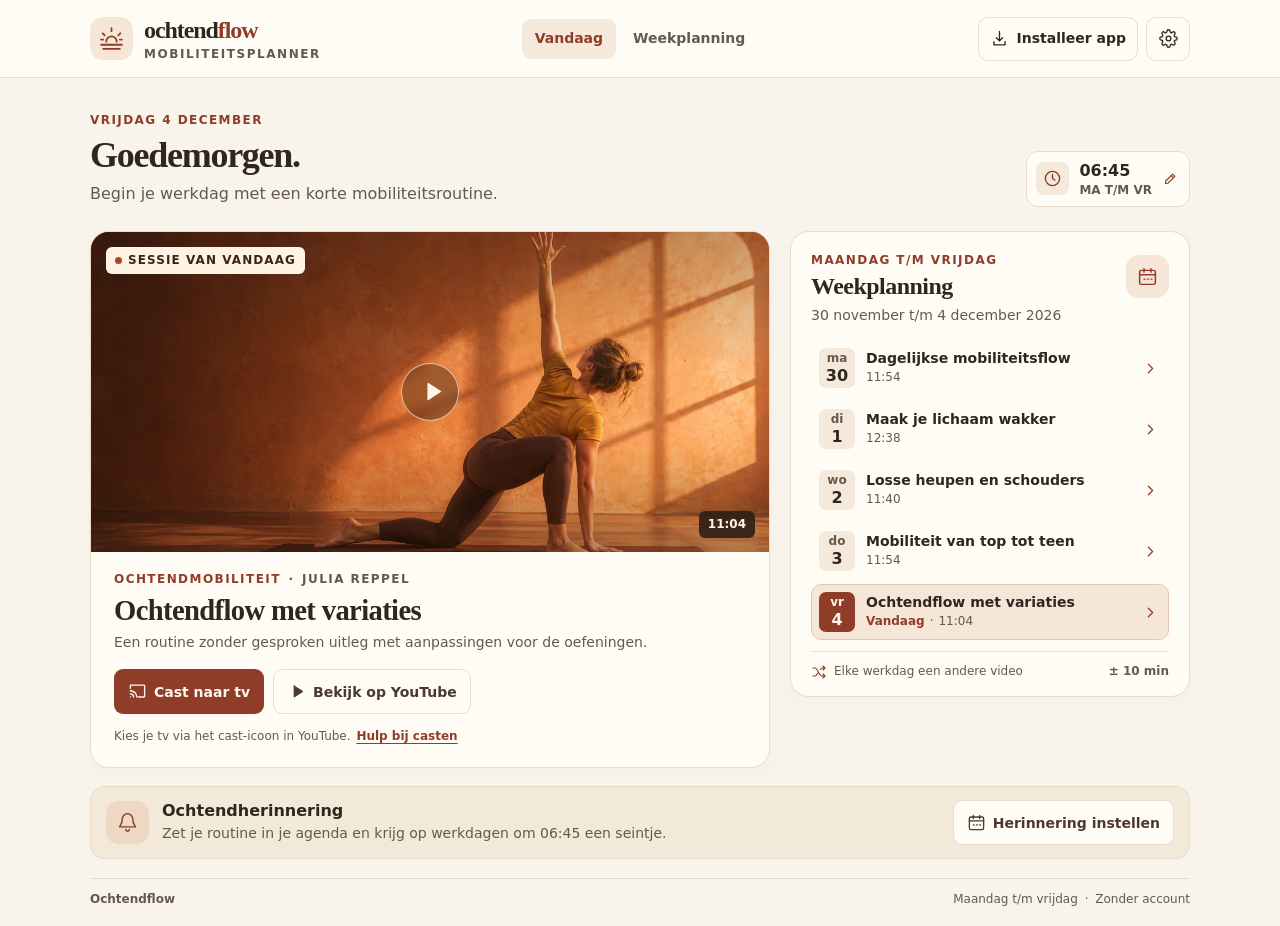
<file: index.html>
<!doctype html>
<html lang="nl">
<head>
  <meta charset="utf-8">
  <meta name="viewport" content="width=device-width,initial-scale=1,viewport-fit=cover">
  <meta name="theme-color" content="#f8f4ec">
  <meta name="description" content="Elke werkdag een nieuwe ochtendmobiliteitsvideo. Plan je routine en open je video in YouTube om te casten.">
  <link rel="manifest" href="./manifest.webmanifest">
  <link rel="icon" href="./assets/icon-192.png">
  <link rel="apple-touch-icon" href="./assets/icon-192.png">
  <link rel="stylesheet" href="./style.css">
  <title>Ochtendflow · Mobiliteitsplanner</title>
</head>
<body>
  <header class="masthead">
    <div class="frame header-inner">
      <a class="brand" href="#vandaag" aria-label="Ochtendflow, vandaag"><span class="brand-icon" data-icon="sun"></span><span>ochtend<span class="brand-accent">flow</span><small>MOBILITEITSPLANNER</small></span></a>
      <nav aria-label="Hoofdnavigatie">
        <a id="nav-today" href="#vandaag">Vandaag</a>
        <a id="nav-week" href="#week">Weekplanning</a>
      </nav>
      <div class="header-actions">
        <button type="button" class="install" id="install" aria-label="Installeer app"><span data-icon="download"></span><span class="install-label">Installeer app</span></button>
        <button type="button" class="icon-button" id="settings" title="Instellingen" aria-label="Instellingen"><span data-icon="settings"></span></button>
      </div>
    </div>
  </header>
  <main class="frame">
    <div class="intro">
      <div><p class="eyebrow" id="date-line"></p><h1 id="page-title">Goedemorgen.</h1><p class="subtitle" id="intro-copy">Begin je werkdag met een korte mobiliteitsroutine.</p></div>
      <button type="button" class="schedule" id="schedule" aria-label="Pas je ochtendplanning aan"><span class="schedule-icon" data-icon="clock"></span><span><strong id="schedule-time">06:45</strong><small>MA T/M VR</small></span><span class="schedule-edit" data-icon="edit"></span></button>
    </div>
    <div class="content">
      <section class="session" aria-labelledby="video-title">
        <div class="cover">
          <img class="cover-photo" src="./assets/morning.webp" alt="" fetchpriority="high" width="1280" height="720">
          <div class="cover-shade"></div>
          <span class="cover-label"><span></span><span id="session-label">SESSIE VAN VANDAAG</span></span>
          <a class="cover-play" id="cover-play" aria-label="Speel deze video in YouTube" target="_blank" rel="noopener" data-icon="play"></a>
          <span class="length" id="video-length"></span>
        </div>
        <div class="session-body">
          <p class="eyebrow category">OCHTENDMOBILITEIT <span>·</span> <span id="video-creator"></span></p>
          <h2 id="video-title" tabindex="-1"></h2>
          <p class="session-copy" id="video-description"></p>
          <div class="session-actions">
            <a class="button primary" id="cast" target="_blank" rel="noopener"><span data-icon="cast"></span>Cast naar tv</a>
            <a class="button outline" id="watch" target="_blank" rel="noopener"><span data-icon="play"></span>Bekijk op YouTube</a>
          </div>
          <p class="cast-hint">Kies je tv via het cast-icoon in YouTube. <button id="cast-help" class="link-button" type="button">Hulp bij casten</button></p>
        </div>
      </section>
      <section class="week" id="week-planning" aria-labelledby="week-title">
        <div class="week-head"><div><p class="eyebrow">MAANDAG T/M VRIJDAG</p><h2 id="week-title">Weekplanning</h2></div><span class="section-icon" data-icon="calendar"></span></div>
        <p class="week-range" id="week-range"></p>
        <ol id="week-list" class="week-list"></ol>
        <p class="week-foot"><span data-icon="shuffle"></span><span>Elke werkdag een andere video</span><span class="target-length" id="target-length"></span></p>
      </section>
    </div>
    <section class="reminder" aria-labelledby="reminder-title">
      <span class="reminder-icon" data-icon="bell"></span>
      <div><h2 id="reminder-title">Ochtendherinnering</h2><p id="reminder-copy">Zet je routine in je agenda en krijg op werkdagen om 06:45 een seintje.</p></div>
      <button class="button outline" type="button" id="reminder"><span data-icon="calendar"></span>Herinnering instellen</button>
    </section>
  </main>
  <footer class="frame footer"><span>Ochtendflow</span><span>Maandag t/m vrijdag <span class="dot">·</span> Zonder account</span></footer>
  <p id="notice" class="notice" role="status"></p>
  <dialog id="settings-dialog" aria-labelledby="settings-title">
    <div class="dialog-head"><div><p class="eyebrow">JOUW OCHTEND</p><h2 id="settings-title">Instellingen</h2></div><button class="icon-button close" type="button" data-close aria-label="Sluiten" data-icon="x"></button></div>
    <form id="settings-form">
      <label class="field" for="time">Tijdstip <small>Maandag t/m vrijdag, volgens je lokale tijd.</small></label>
      <input type="time" id="time" required>
      <fieldset><legend class="field">Gewenste videoduur</legend><p class="dialog-copy">De speelduur kan een paar minuten afwijken.</p><div class="durations" id="durations"></div></fieldset>
      <p class="dialog-copy" id="settings-reminder">Heb je al een agendaherinnering? Pas die ook in je agenda aan.</p>
      <button class="button primary full" type="submit" id="save-settings">Opslaan</button>
    </form>
  </dialog>
  <dialog id="reminder-dialog" aria-labelledby="reminder-dialog-title">
    <div class="dialog-head"><div><p class="eyebrow">MAANDAG T/M VRIJDAG</p><h2 id="reminder-dialog-title">Herinnering instellen</h2></div><button class="icon-button close" type="button" data-close aria-label="Sluiten" data-icon="x"></button></div>
    <p class="dialog-copy" id="reminder-dialog-copy"></p>
    <ol class="instructions"><li>Open het voorstel in Google Agenda en controleer of de afspraak op werkdagen wordt herhaald.</li><li>Stel de melding in op <strong>op tijdstip van afspraak</strong> en sla op.</li></ol>
    <a id="google-calendar" class="button primary full" target="_blank" rel="noopener"><span data-icon="calendar"></span>Open Google Agenda</a>
    <button id="ics" class="button outline full" type="button"><span data-icon="download"></span>Download agendabestand (.ics)</button>
    <p class="dialog-copy note">Voor Google Agenda werkt importeren van een .ics-bestand op een computer. Verander je later de tijd? Pas dan de bestaande reeks aan in je agenda om dubbele meldingen te vermijden.</p>
  </dialog>
  <dialog id="cast-dialog" aria-labelledby="cast-dialog-title">
    <div class="dialog-head"><div><p class="eyebrow">VIDEO OP GROOT SCHERM</p><h2 id="cast-dialog-title">Zo cast je naar je tv</h2></div><button class="icon-button close" type="button" data-close aria-label="Sluiten" data-icon="x"></button></div>
    <ol class="instructions"><li>Verbind je telefoon en je smart-tv of Chromecast met hetzelfde wifi-netwerk.</li><li>Tik op <strong>Cast naar tv</strong> om de video in YouTube te openen.</li><li>Tik op het cast-icoon in de YouTube-app en kies je tv. Zie je je tv niet? Koppel dan met een tv-code via de YouTube-app op je tv.</li></ol>
    <p class="dialog-copy">De webapp kan je tv niet zelf kiezen of het afspelen op afstand starten.</p>
    <a class="link-button external-help" href="https://support.google.com/youtube/answer/7640706?hl=nl" target="_blank" rel="noopener">YouTube-hulp voor casten</a>
  </dialog>
  <dialog id="install-dialog" aria-labelledby="install-dialog-title">
    <div class="dialog-head"><div><p class="eyebrow">OP JE STARTSCHERM</p><h2 id="install-dialog-title">Installeer Ochtendflow</h2></div><button class="icon-button close" type="button" data-close aria-label="Sluiten" data-icon="x"></button></div>
    <ol class="instructions"><li>Open de app als zelfstandige pagina in <strong>Chrome op Android</strong>, niet in de ingesloten preview.</li><li>Tik op <strong>⋮ → Toevoegen aan startscherm → Installeren</strong> en bevestig.</li></ol>
    <p class="dialog-copy note">Zie je alleen ‘Snelkoppeling maken’? Dan biedt deze weergave geen volledige app-installatie.</p>
  </dialog>
  <script type="module" src="./app.mjs"></script>
<script data-pplx-inline-edit>
(function () {
  if (window === window.top) return;

  const allowedParentOrigins = ["https://www.perplexity.ai","https://perplexity.ai","https://testing.perplexity.ai","https://staging.perplexity.ai","https://*.preview.i.perplexity.ai","http://perplexity.localhost","http://localhost:1420","http://127.0.0.1:1420","http://localhost:3000","http://127.0.0.1:3000","http://localhost:5173","http://127.0.0.1:5173"];
  const MAX_FONT_BYTES = 500 * 1024;
  const MAX_TOTAL_FONT_BYTES = 2 * 1024 * 1024;
  const DEFAULT_LINE_HEIGHT = 16;
  let scrollForwarding = false;
  let scrollRaf = 0;
  let trustedTopOrigin = null;

  // Allow entries like "https://*.preview.i.perplexity.ai" — the wildcard
  // matches a single DNS label (no dots), so "https://*.foo" cannot stretch
  // across multiple labels.
  function matchesAllowedOrigin(origin) {
    if (!origin) return false;
    for (const entry of allowedParentOrigins) {
      if (!entry.includes("*")) {
        if (entry === origin) return true;
        continue;
      }
      const pattern = new RegExp(
        "^" +
          entry.replace(/[.+?^${}()|[\]\\]/g, "\\$&").replace(/\*/g, "[^.]+") +
          "$",
      );
      if (pattern.test(origin)) return true;
    }
    return false;
  }

  // Trust decision: when the sender is same-origin-visible (event.origin is a
  // real origin like https://www.perplexity.ai) we trust event.origin directly.
  // When event.origin is "null" (opaque broker srcdoc), we fall back to the
  // broker's stamped `parentOrigin` to identify the top window. The fallback
  // is claim-only — we rely on the browser's native `targetOrigin` enforcement
  // on the response path (see postToTrustedTop) to ensure replies can't be
  // delivered to anyone but the actual top window of that claimed origin.
  function getTrustedParentOrigin(event) {
    const forwardedParentOrigin =
      typeof event.data.parentOrigin === "string" ? event.data.parentOrigin : null;
    const parentOrigin = event.origin === "null" ? forwardedParentOrigin : event.origin;
    return matchesAllowedOrigin(parentOrigin) ? parentOrigin : null;
  }

  // All responses go to window.top with targetOrigin = the allowlisted origin.
  // An attacker that iframes us inside their own null-origin broker can claim
  // any parentOrigin they like, but the browser will drop the reply whenever
  // the real top's origin doesn't match — so the screenshot never leaves.
  function postToTrustedTop(message) {
    if (!trustedTopOrigin) return;
    try {
      window.top.postMessage(message, trustedTopOrigin);
    } catch (_error) {}
  }

  const PICK_CAPABILITIES = ["pick"];
  const PICK_CHAIN_LENGTH = 4;
  const PICK_MAX_TEXT_CHARS = 120;
  const PICK_MAX_HTML_CHARS = 300;

  function truncate(value, maxChars) {
    return value.length > maxChars ? value.slice(0, maxChars - 1) + "…" : value;
  }

  function isPickableElement(element) {
    return (
      element instanceof Element &&
      element !== document.documentElement &&
      element !== document.body
    );
  }

  function resolvePickTarget(x, y) {
    if (!Number.isFinite(x) || !Number.isFinite(y)) return null;
    const element = document.elementFromPoint(x, y);
    return isPickableElement(element) ? element.closest("svg") || element : null;
  }

  function pickLabel(element) {
    if (element.id) return element.localName + "#" + element.id;
    return [element.localName].concat(Array.from(element.classList).slice(0, 2)).join(".");
  }

  // Only attributes that help find the element in source. data-* values and URL
  // query strings or fragments can carry tokens.
  const PICK_ATTRIBUTES = new Set([
    "id",
    "class",
    "name",
    "type",
    "role",
    "alt",
    "aria-label",
    "href",
    "src",
  ]);

  function pickAttributeValue(attribute) {
    return attribute.name === "href" || attribute.name === "src"
      ? attribute.value.split(/[?#]/)[0]
      : attribute.value;
  }

  function describePickElement(element) {
    const chain = [];
    for (
      let current = element;
      isPickableElement(current) && chain.length < PICK_CHAIN_LENGTH;
      current = current.parentElement
    ) {
      chain.unshift(current);
    }
    const attributes = Array.from(element.attributes)
      .filter((attribute) => PICK_ATTRIBUTES.has(attribute.name))
      .map((attribute) => ` ${attribute.name}="${pickAttributeValue(attribute).replace(/"/g, "&quot;")}"`)
      .join("");
    const text = (element.innerText || element.textContent || "").replace(/\s+/g, " ").trim();
    return {
      chain: chain.map(pickLabel),
      html: truncate(`<${element.localName}${attributes}>`, PICK_MAX_HTML_CHARS),
      text: text ? truncate(text, PICK_MAX_TEXT_CHARS) : undefined,
    };
  }

  // Hover asks once per frame, and innerText on a large section forces layout,
  // so only the rect is re-read while the pointer stays on the same element.
  // Clicks ask for fresh details since the page may have changed the element.
  let lastPick = null;

  function describePickTarget(element, fresh) {
    if (fresh || lastPick?.element !== element) {
      lastPick = { element, details: describePickElement(element) };
    }
    const rect = element.getBoundingClientRect();
    return {
      rect: { x: rect.left, y: rect.top, width: rect.width, height: rect.height },
      ...lastPick.details,
    };
  }

  function inlineAll(original, clone) {
    if (original.nodeType !== 1 || clone.nodeType !== 1) return;

    try {
      const computedStyle = getComputedStyle(original);
      // cssText on a computed style is the serialized declaration in modern
      // Chromium/Safari — a single read beats enumerating ~400 longhand
      // properties. Firefox returns "" here, so we fall back on empty.
      const serialized = computedStyle.cssText;
      if (serialized) {
        clone.style.cssText = serialized;
      } else {
        const parts = new Array(computedStyle.length);
        for (let index = 0; index < computedStyle.length; index += 1) {
          const property = computedStyle[index];
          parts[index] = `${property}:${computedStyle.getPropertyValue(property)};`;
        }
        clone.style.cssText = parts.join("");
      }
    } catch (_error) {}

    const originalChildren = original.children;
    const clonedChildren = clone.children;
    for (
      let index = 0;
      index < originalChildren.length && index < clonedChildren.length;
      index += 1
    ) {
      inlineAll(originalChildren[index], clonedChildren[index]);
    }
  }

  function extractFontUrl(srcValue) {
    const matches = [
      ...srcValue.matchAll(
        /url\(["']?([^"')]+)["']?\)(?:\s*format\(["']?([^"')]+)["']?\))?/gi,
      ),
    ];
    if (matches.length === 0) return null;
    const woff2 = matches.find((m) => m[2] && m[2].toLowerCase().includes("woff2"));
    if (woff2) return woff2[1];
    const woff = matches.find((m) => m[2] && m[2].toLowerCase().includes("woff"));
    if (woff) return woff[1];
    return matches[0][1];
  }

  // Cache resolved font URL -> data URI across captures. Fonts on a page
  // essentially never change, and a batch run emits multiple captures back to
  // back — without this we'd refetch + re-base64 every time.
  const fontDataUriCache = new Map();
  const SRC_DECLARATION_RE = /src\s*:\s*[^;}]+/i;

  async function fetchAsDataUri(url) {
    if (fontDataUriCache.has(url)) return fontDataUriCache.get(url);
    let dataUri = null;
    try {
      const response = await fetch(url, { mode: "cors", credentials: "omit" });
      if (response.ok) {
        const blob = await response.blob();
        if (blob.size <= MAX_FONT_BYTES) {
          dataUri = await new Promise((resolve) => {
            const reader = new FileReader();
            reader.onloadend = () =>
              resolve(typeof reader.result === "string" ? reader.result : null);
            reader.onerror = () => resolve(null);
            reader.readAsDataURL(blob);
          });
        }
      }
    } catch (_error) {
      dataUri = null;
    }
    fontDataUriCache.set(url, dataUri);
    return dataUri;
  }

  function collectFontFaceRuleTexts() {
    const rules = [];
    for (const sheet of document.styleSheets) {
      let cssRules;
      try {
        cssRules = sheet.cssRules;
      } catch (_error) {
        continue;
      }
      if (!cssRules) continue;
      for (const rule of cssRules) {
        const cssText = rule.cssText || "";
        if (cssText.startsWith("@font-face")) rules.push(cssText);
      }
    }
    return rules;
  }

  async function buildInlinedFontCss() {
    const ruleTexts = collectFontFaceRuleTexts();
    if (ruleTexts.length === 0) return null;

    const resolved = ruleTexts.map((cssText) => {
      if (!SRC_DECLARATION_RE.test(cssText)) return null;
      const srcMatch = cssText.match(/src\s*:\s*([^;}]+)[;}]/i);
      if (!srcMatch) return null;
      const url = extractFontUrl(srcMatch[1]);
      if (!url) return null;
      try {
        return { cssText, url: new URL(url, document.baseURI).href };
      } catch (_error) {
        return null;
      }
    });

    const dataUris = await Promise.all(
      resolved.map((entry) => (entry ? fetchAsDataUri(entry.url) : Promise.resolve(null))),
    );

    const inlined = [];
    let totalBytes = 0;
    for (let index = 0; index < resolved.length; index += 1) {
      const entry = resolved[index];
      const dataUri = dataUris[index];
      if (!entry || !dataUri) continue;
      const approxBytes = dataUri.length * 0.75;
      if (totalBytes + approxBytes > MAX_TOTAL_FONT_BYTES) break;
      totalBytes += approxBytes;
      inlined.push(entry.cssText.replace(SRC_DECLARATION_RE, `src: url("${dataUri}")`));
    }
    return inlined.length > 0 ? inlined.join("\n") : null;
  }

  function stripExternal(clone) {
    const images = clone.querySelectorAll("img");
    for (let index = 0; index < images.length; index += 1) {
      const src = images[index].getAttribute("src");
      if (src && !src.startsWith("data:")) images[index].removeAttribute("src");
    }

    const elements = clone.querySelectorAll("*");
    for (let index = 0; index < elements.length; index += 1) {
      const style = elements[index].style.cssText;
      if (style && style.includes("url(")) {
        elements[index].style.cssText = style.replace(
          /url\(["']?(?!data:)[^)"']*["']?\)/gi,
          "none",
        );
      }
    }
  }

  function emitScroll() {
    scrollRaf = 0;
    if (!scrollForwarding) return;
    postToTrustedTop({
      type: "INLINE_EDIT_SCROLL",
      scrollX: window.scrollX,
      scrollY: window.scrollY,
      capabilities: PICK_CAPABILITIES,
    });
  }

  window.addEventListener(
    "scroll",
    function () {
      if (!scrollForwarding || scrollRaf) return;
      scrollRaf = requestAnimationFrame(emitScroll);
    },
    { passive: true, capture: true },
  );

  async function handleCaptureRequest(event) {
    const requestId = event.data.requestId;
    const scrollX = window.scrollX;
    const scrollY = window.scrollY;
    const width = window.innerWidth;
    const height = window.innerHeight;

    function postResult(dataUrl) {
      postToTrustedTop({
        type: "INLINE_EDIT_SCREENSHOT_RESULT",
        requestId,
        dataUrl,
        scrollX,
        scrollY,
      });
    }

    try {
      // Wait for any pending web fonts to resolve so both inline metrics and
      // the @font-face inlining below see the same loaded faces.
      if (document.fonts && document.fonts.ready) {
        try {
          await document.fonts.ready;
        } catch (_error) {}
      }

      const clone = document.documentElement.cloneNode(true);
      inlineAll(document.documentElement, clone);

      const removedNodes = clone.querySelectorAll("script,link[rel=\"stylesheet\"],style");
      for (let index = 0; index < removedNodes.length; index += 1) {
        removedNodes[index].remove();
      }

      stripExternal(clone);

      // Re-embed web fonts as data-URI @font-face rules so the SVG rasterizer
      // can resolve them — external font URLs aren't fetched during
      // foreignObject rendering, which would otherwise force a fallback face
      // and change text metrics.
      const inlinedFontCss = await buildInlinedFontCss();
      if (inlinedFontCss) {
        const styleEl = document.createElement("style");
        styleEl.textContent = inlinedFontCss;
        const head = clone.querySelector("head");
        if (head) head.appendChild(styleEl);
        else clone.insertBefore(styleEl, clone.firstChild);
      }

      const html = new XMLSerializer().serializeToString(clone);
      const svg =
        `<svg xmlns="http://www.w3.org/2000/svg" width="${width}" height="${height}">` +
        '<foreignObject width="100%" height="100%">' +
        `<div xmlns="http://www.w3.org/1999/xhtml" style="width:${width}px;height:${height}px;overflow:hidden">` +
        `<div style="position:relative;left:-${scrollX}px;top:-${scrollY}px">` +
        html +
        "</div></div></foreignObject></svg>";
      const svgUrl = `data:image/svg+xml;charset=utf-8,${encodeURIComponent(svg)}`;
      const image = new Image();
      image.onload = function () {
        const canvas = document.createElement("canvas");
        canvas.width = width;
        canvas.height = height;
        canvas.getContext("2d").drawImage(image, 0, 0);
        postResult(canvas.toDataURL("image/png"));
      };
      image.onerror = function () {
        postResult(null);
      };
      image.src = svgUrl;
    } catch (_error) {
      postResult(null);
    }
  }

  window.addEventListener("message", function (event) {
    if (!event.data) return;
    // Only accept messages from the direct parent frame. Blocks sibling /
    // unrelated-window postMessage senders that could otherwise reach us.
    if (event.source !== window.parent) return;

    const trustedParentOrigin = getTrustedParentOrigin(event);
    if (!trustedParentOrigin) return;
    trustedTopOrigin = trustedParentOrigin;

    if (event.data.type === "INLINE_EDIT_PICK") {
      const element = resolvePickTarget(event.data.x, event.data.y);
      postToTrustedTop({
        type: "INLINE_EDIT_PICK_RESULT",
        seq: event.data.seq,
        target: element ? describePickTarget(element, event.data.fresh === true) : null,
      });
      return;
    }

    if (event.data.type === "INLINE_EDIT_SCROLL_START") {
      scrollForwarding = true;
      emitScroll();
      return;
    }

    if (event.data.type === "INLINE_EDIT_SCROLL_STOP") {
      scrollForwarding = false;
      if (scrollRaf) cancelAnimationFrame(scrollRaf);
      scrollRaf = 0;
      return;
    }

    if (event.data.type === "INLINE_EDIT_SCROLL_BY") {
      const { deltaX, deltaY, deltaMode } = event.data;
      if (!scrollForwarding || !Number.isFinite(deltaX) || !Number.isFinite(deltaY)) return;
      if (deltaMode !== 0 && deltaMode !== 1 && deltaMode !== 2) return;
      const lineHeight =
        parseFloat(getComputedStyle(document.documentElement).lineHeight) || DEFAULT_LINE_HEIGHT;
      const scaleX = deltaMode === 1 ? lineHeight : deltaMode === 2 ? window.innerWidth : 1;
      const scaleY = deltaMode === 1 ? lineHeight : deltaMode === 2 ? window.innerHeight : 1;
      // The selection overlay receives the wheel event instead of this iframe.
      // Instant scrolling preserves trackpad deltas even on smooth-scroll sites.
      window.scrollBy({ left: deltaX * scaleX, top: deltaY * scaleY, behavior: "instant" });
      emitScroll();
      return;
    }

    if (event.data.type !== "INLINE_EDIT_CAPTURE_REQUEST") return;

    handleCaptureRequest(event);
  });
})();


</script></body>
</html>
</file>
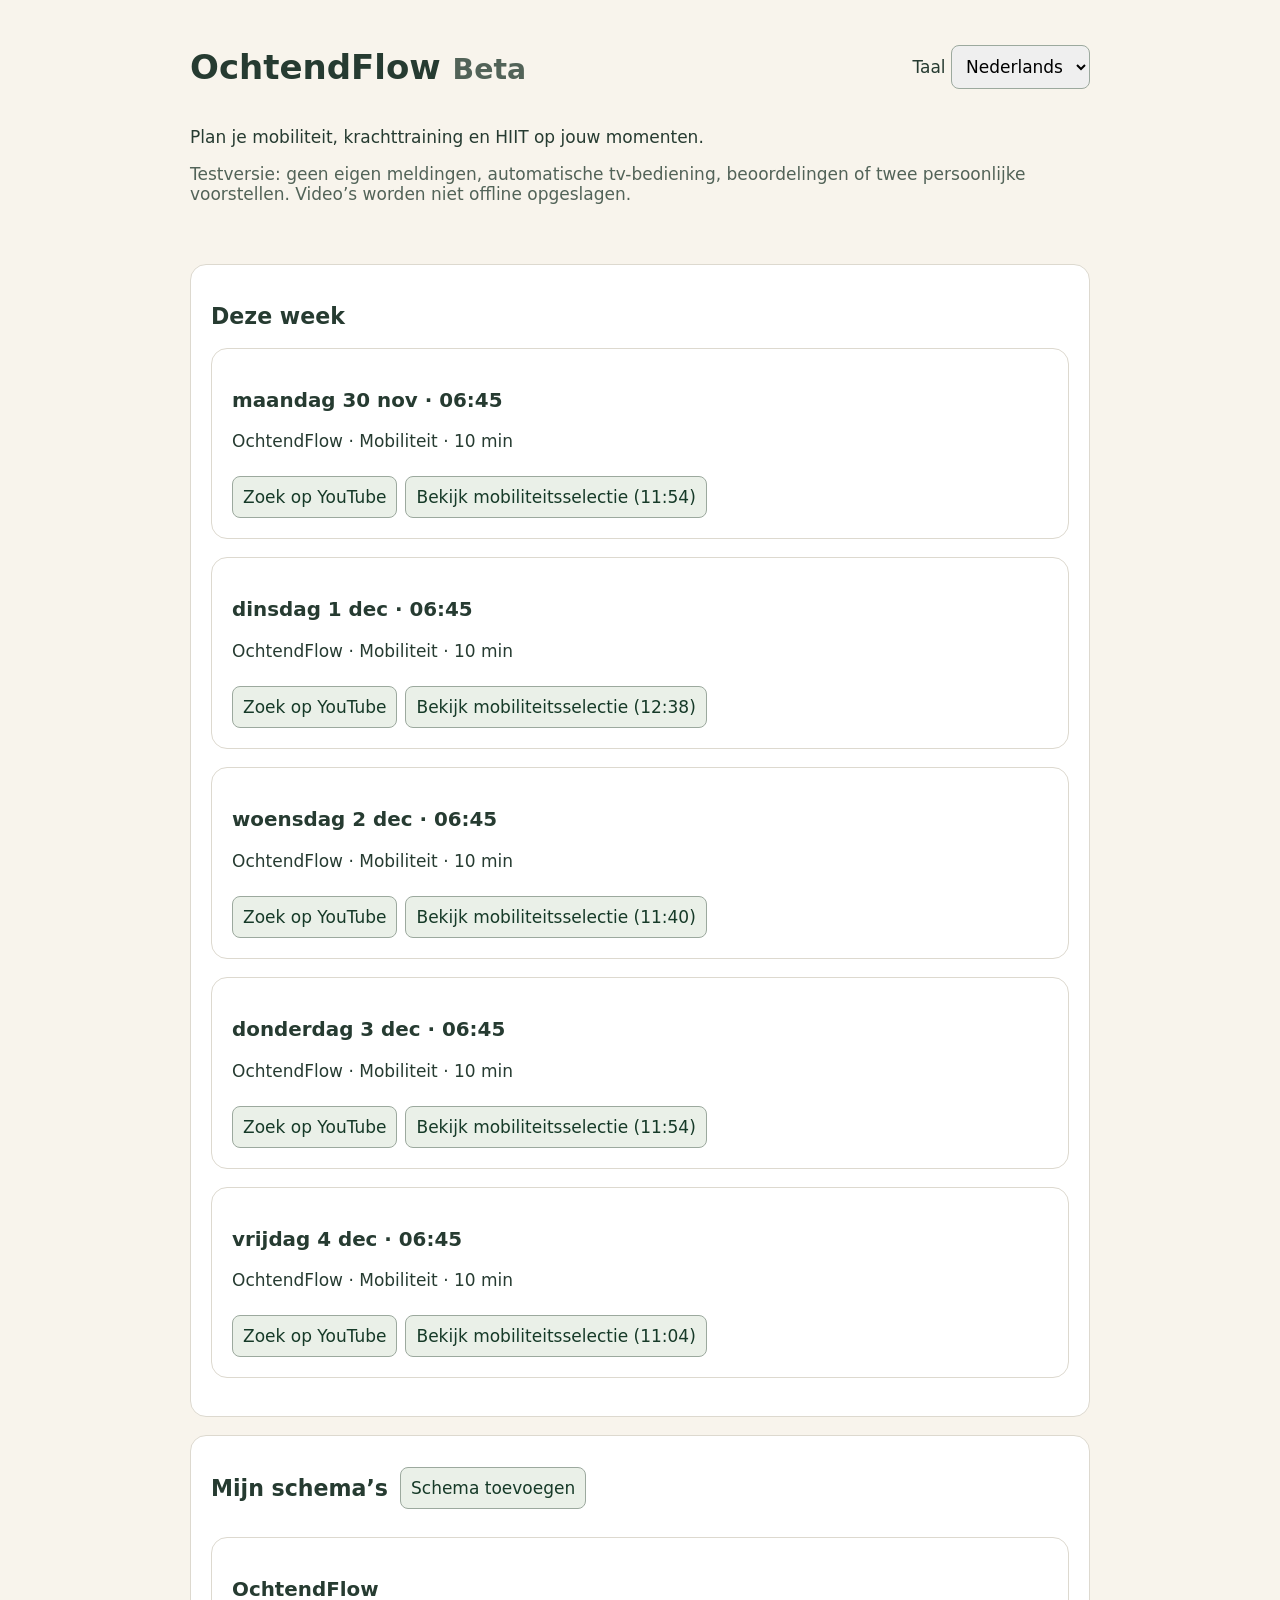
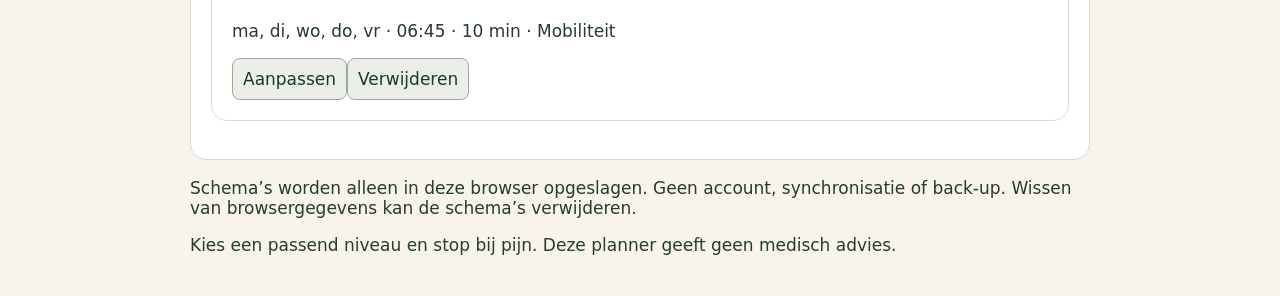
<file: beta.html>
<!doctype html>
<html lang="nl"><meta charset="utf-8"><meta name="viewport" content="width=device-width,initial-scale=1"><title>OchtendFlow Beta</title>
<style>body{font:17px system-ui;background:#f8f4ec;color:#263b31;margin:0}main{max-width:900px;margin:auto;padding:24px}header,.row{display:flex;gap:12px;align-items:center;flex-wrap:wrap}header{justify-content:space-between}section,article,form{background:white;border:1px solid #ddd9cf;border-radius:16px;padding:20px;margin:18px 0}label{display:block;margin:14px 0}input,select,button,a.action{font:inherit;padding:10px;border:1px solid #9ca99e;border-radius:8px;max-width:100%;box-sizing:border-box}button,a.action{cursor:pointer;background:#eaf0e8;color:#163a28}a.action{display:inline-block;margin:8px 8px 0 0;text-decoration:none}fieldset{border:1px solid #ddd}fieldset label{display:inline-flex;gap:6px;margin:8px}small,.muted{color:#526358}#status{min-height:1.5em}h2{font-size:1.3em}button:focus-visible,a:focus-visible,input:focus-visible,select:focus-visible{outline:3px solid #a55013;outline-offset:3px}</style>
<main><header><h1>OchtendFlow <small>Beta</small></h1><label><span data-t="language"></span> <select id="language"><option value="nl">Nederlands</option><option value="en">English</option><option value="de">Deutsch</option></select></label></header><p data-t="intro"></p><p data-t="limits" class="muted"></p><p id="status" role="status"></p><section><h2 data-t="week"></h2><div id="week"></div></section><section><div class="row"><h2 data-t="schedules"></h2><button id="add" data-t="add"></button></div><div id="schedules"></div></section><form id="editor" hidden><h2 data-t="edit"></h2><label><span data-t="name"></span><input id="name" required maxlength="80"></label><fieldset id="days"><legend data-t="days"></legend></fieldset><label><span data-t="type"></span><select id="type"></select></label><label><span data-t="time"></span><input id="time" type="time" required></label><label><span data-t="minutes"></span><input id="minutes" type="number" min="5" max="120" step="1" required></label><label><span data-t="videoLanguage"></span><select id="videoLanguage"><option value="nl">Nederlands</option><option value="en">English</option><option value="de">Deutsch</option></select></label><label><input id="enabled" type="checkbox"> <span data-t="enabled"></span></label><button type="submit" data-t="save"></button> <button id="cancel" type="button" data-t="cancel"></button><p data-t="searchNote" class="muted"></p></form><footer><p data-t="storage"></p><p data-t="safety"></p></footer></main>
<script type="module">
import {videoFor,defaults} from './planner.mjs';
const $=id=>document.getElementById(id);
const texts={
nl:{language:'Taal',intro:'Plan je mobiliteit, krachttraining en HIIT op jouw momenten.',limits:'Testversie: geen eigen meldingen, automatische tv-bediening, beoordelingen of twee persoonlijke voorstellen. Video’s worden niet offline opgeslagen.',week:'Deze week',schedules:'Mijn schema’s',add:'Schema toevoegen',edit:'Trainingsmoment',name:'Naam',days:'Dagen',type:'Training',time:'Starttijd',minutes:'Gewenste duur in minuten',videoLanguage:'Taal voor zoeken naar video’s',enabled:'Actief',save:'Opslaan',cancel:'Annuleren',remove:'Verwijderen',change:'Aanpassen',empty:'Geen trainingen gepland.',search:'Zoek op YouTube',watch:'Bekijk mobiliteitsselectie',searchNote:'Zoeken opent YouTube. Zoekresultaten zijn niet gecontroleerd; taal en duur zijn geen garantie. De vaste mobiliteitsselectie is niet op videotaal gefilterd.',storage:'Schema’s worden alleen in deze browser opgeslagen. Geen account, synchronisatie of back-up. Wissen van browsergegevens kan de schema’s verwijderen.',safety:'Kies een passend niveau en stop bij pijn. Deze planner geeft geen medisch advies.',saved:'Opgeslagen.',failed:'Opslaan is mislukt. De wijziging is niet bewaard.',invalid:'Kies minstens één dag.',confirm:'Dit schema verwijderen?',off:'Uitgeschakeld',migration:'Je bestaande tijd en duur zijn overgenomen.',types:['Mobiliteit','Stretching','Kracht / fitness','HIIT','Cardio']},
en:{language:'Language',intro:'Schedule mobility, strength and HIIT at times that suit you.',limits:'Beta: no native reminders, direct TV control, ratings or two personalised suggestions. Videos are not stored offline.',week:'This week',schedules:'My schedules',add:'Add schedule',edit:'Workout session',name:'Name',days:'Days',type:'Workout',time:'Start time',minutes:'Target duration in minutes',videoLanguage:'Video search language',enabled:'Enabled',save:'Save',cancel:'Cancel',remove:'Delete',change:'Edit',empty:'No workouts scheduled.',search:'Search YouTube',watch:'Watch mobility selection',searchNote:'Search opens YouTube. Results are not checked; language and duration are not guaranteed. The curated mobility selection is not filtered by video language.',storage:'Schedules are stored only in this browser. No account, sync or backup. Clearing browser data may delete your schedules.',safety:'Choose an appropriate level and stop if you feel pain. This planner does not provide medical advice.',saved:'Saved.',failed:'Saving failed. Your change was not saved.',invalid:'Select at least one day.',confirm:'Delete this schedule?',off:'Disabled',migration:'Your existing time and duration were imported.',types:['Mobility','Stretching','Strength / fitness','HIIT','Cardio']},
de:{language:'Sprache',intro:'Plane Mobilität, Krafttraining und HIIT zu deinen Zeiten.',limits:'Testversion: keine eigenen Erinnerungen, direkte TV-Steuerung, Bewertungen oder zwei persönlichen Vorschläge. Videos werden nicht offline gespeichert.',week:'Diese Woche',schedules:'Meine Trainingspläne',add:'Trainingsplan hinzufügen',edit:'Trainingseinheit',name:'Name',days:'Tage',type:'Training',time:'Startzeit',minutes:'Gewünschte Dauer in Minuten',videoLanguage:'Sprache für die Videosuche',enabled:'Aktiv',save:'Speichern',cancel:'Abbrechen',remove:'Löschen',change:'Bearbeiten',empty:'Keine Einheiten geplant.',search:'Auf YouTube suchen',watch:'Mobilitätsauswahl ansehen',searchNote:'Die Suche öffnet YouTube. Ergebnisse sind nicht geprüft; Sprache und Dauer sind nicht garantiert. Die feste Mobilitätsauswahl wird nicht nach Videosprache gefiltert.',storage:'Trainingspläne werden nur in diesem Browser gespeichert. Kein Konto, keine Synchronisierung und kein Backup. Das Löschen von Browserdaten kann die Pläne entfernen.',safety:'Wähle ein passendes Niveau und höre bei Schmerzen auf. Dieser Planer bietet keine medizinische Beratung.',saved:'Gespeichert.',failed:'Speichern fehlgeschlagen. Die Änderung wurde nicht gespeichert.',invalid:'Wähle mindestens einen Tag.',confirm:'Diesen Trainingsplan löschen?',off:'Deaktiviert',migration:'Deine bisherige Zeit und Dauer wurden übernommen.',types:['Mobilität','Stretching','Kraft / Fitness','HIIT','Cardio']}
};
const types=['mobility','stretch','strength','hiit','cardio'];
const key='ochtendflow/planner-v2';
let model={version:2,language:'nl',schedules:[]},editing=null;
const uid=()=>crypto.randomUUID?crypto.randomUUID():Date.now().toString(36)+Math.random().toString(36).slice(2);
const valid=s=>s&&typeof s.id==='string'&&typeof s.name==='string'&&s.name.length<=80&&Array.isArray(s.days)&&s.days.length>0&&s.days.every(d=>Number.isInteger(d)&&d>=0&&d<7)&&types.includes(s.type)&&/^([01]\d|2[0-3]):[0-5]\d$/.test(s.time)&&Number.isInteger(s.minutes)&&s.minutes>=5&&s.minutes<=120&&['nl','en','de'].includes(s.videoLanguage)&&typeof s.enabled==='boolean';
let storageError=false;
try{const raw=localStorage.getItem(key);if(raw){const v=JSON.parse(raw);if(v.version!==2||!texts[v.language]||!Array.isArray(v.schedules)||!v.schedules.every(valid))throw Error();model=v;}else{let prefs=defaults;try{const c=await caches.open('ochtendflow/preferences');const r=await c.match(new URL('./.preferences',document.baseURI));if(r){const p=await r.json();if(/^([01]\d|2[0-3]):[0-5]\d$/.test(p.time)&&[5,10,15,20].includes(p.duration))prefs=p;}}catch{}model.schedules=[{id:uid(),name:'OchtendFlow',days:[1,2,3,4,5],type:'mobility',time:prefs.time,minutes:prefs.duration,videoLanguage:'en',enabled:true}];localStorage.setItem(key,JSON.stringify(model));}}catch{storageError=true;}
const t=k=>texts[model.language][k];
function persist(next){try{localStorage.setItem(key,JSON.stringify(next));model=next;$('status').textContent=t('saved');return true;}catch{$('status').textContent=t('failed');return false;}}
function el(tag,text){const e=document.createElement(tag);if(text!==undefined)e.textContent=text;return e;}
function button(text,fn){const b=el('button',text);b.type='button';b.onclick=fn;return b;}
function link(text,href){const a=el('a',text);a.href=href;a.target='_blank';a.rel='noopener noreferrer';a.className='action';return a;}
function dayLabel(day){const d=new Date(2026,10,22+day,12);return new Intl.DateTimeFormat(model.language,{weekday:'short'}).format(d);}
function typeLabel(type){return t('types')[types.indexOf(type)];}
function searchURL(s){const words={nl:['mobiliteit','stretching','krachttraining fitness','HIIT training','cardio training'],en:['mobility routine','stretching routine','strength workout','HIIT workout','cardio workout'],de:['Mobilität Übungen','Dehnen Routine','Krafttraining Fitness','HIIT Training','Cardio Training']};const query=words[s.videoLanguage][types.indexOf(s.type)]+' '+s.minutes+' min '+({nl:'Nederlands',en:'English',de:'Deutsch'}[s.videoLanguage]);return 'https://www.youtube.com/results?search_query='+encodeURIComponent(query);}
function render(){document.documentElement.lang=model.language;document.querySelectorAll('[data-t]').forEach(e=>e.textContent=t(e.dataset.t));$('language').value=model.language;$('type').replaceChildren(...types.map((v,i)=>{const o=el('option',t('types')[i]);o.value=v;return o;}));$('days').querySelectorAll('label').forEach(e=>e.remove());for(const day of [1,2,3,4,5,6,0]){const l=el('label');const c=el('input');c.type='checkbox';c.value=day;c.name='day';l.append(c,document.createTextNode(dayLabel(day)));$('days').append(l);}const list=$('schedules');list.replaceChildren();for(const s of model.schedules){const a=el('article');a.append(el('h3',s.name),el('p',s.days.map(dayLabel).join(', ')+' · '+s.time+' · '+s.minutes+' min · '+typeLabel(s.type)+(s.enabled?'':' · '+t('off'))));a.append(button(t('change'),()=>edit(s)),button(t('remove'),()=>{if(confirm(t('confirm'))&&persist({...model,schedules:model.schedules.filter(x=>x.id!==s.id)})){close();render();}}));list.append(a);}if(!model.schedules.length)list.append(el('p',t('empty')));renderWeek();}
function renderWeek(){const root=$('week');root.replaceChildren();const now=new Date();const monday=new Date(now.getFullYear(),now.getMonth(),now.getDate()-((now.getDay()+6)%7),12);let count=0;for(let i=0;i<7;i++){const d=new Date(monday);d.setDate(d.getDate()+i);const slots=model.schedules.filter(s=>s.enabled&&s.days.includes(d.getDay())).sort((a,b)=>a.time.localeCompare(b.time));for(const s of slots){count++;const a=el('article');a.append(el('h3',new Intl.DateTimeFormat(model.language,{weekday:'long',day:'numeric',month:'short'}).format(d)+' · '+s.time),el('p',s.name+' · '+typeLabel(s.type)+' · '+s.minutes+' min'));a.append(link(t('search'),searchURL(s)));if(s.type==='mobility'&&[5,10,15,20].includes(s.minutes)&&d.getDay()>0&&d.getDay()<6){const v=videoFor(d,s.minutes);a.append(link(t('watch')+' ('+v.length+')',v.url));}root.append(a);}}if(!count)root.append(el('p',t('empty')));}
function edit(s){editing=s?.id??null;$('editor').hidden=false;$('name').value=s?.name??'';$('time').value=s?.time??'16:30';$('minutes').value=s?.minutes??20;$('type').value=s?.type??'strength';$('videoLanguage').value=s?.videoLanguage??model.language;$('enabled').checked=s?.enabled??true;document.querySelectorAll('[name=day]').forEach(c=>c.checked=(s?.days??[1,3,5]).includes(Number(c.value)));$('editor').scrollIntoView({block:'start'});$('name').focus();}
function close(){editing=null;$('editor').hidden=true;}
$('add').onclick=()=>edit(null);$('cancel').onclick=close;
$('language').onchange=()=>{if(persist({...model,language:$('language').value})){close();render();}else $('language').value=model.language;};
$('editor').onsubmit=e=>{e.preventDefault();const s={id:editing??uid(),name:$('name').value.trim(),days:[...document.querySelectorAll('[name=day]:checked')].map(c=>Number(c.value)),type:$('type').value,time:$('time').value,minutes:Number($('minutes').value),videoLanguage:$('videoLanguage').value,enabled:$('enabled').checked};if(!s.days.length){$('status').textContent=t('invalid');return;}if(!s.name||!valid(s))return;const schedules=editing?model.schedules.map(x=>x.id===editing?s:x):[...model.schedules,s];if(persist({...model,schedules})){close();render();}};
render();if(storageError)$('status').textContent=t('failed');
</script></html>
</file>
<file: style.css>
:root{color-scheme:light;--bg:#f8f4ec;--paper:#fffcf6;--ink:#30251f;--muted:#65584d;--line:#e8dbcc;--accent:#8f3d28;--accent-hover:#71301f;--tint:#f6e6d8;--warm:#f4e9da;--ring:#944329;--serif:Georgia,'Times New Roman',serif;--sans:'Aptos','Segoe UI',system-ui,sans-serif;--xs:.75rem;--sm:.875rem;--base:1rem;--lg:clamp(1.2rem,1.1rem + .5vw,1.5rem);--xl:clamp(1.75rem,1.4rem + 1.1vw,2.25rem)}
*,*::before,*::after{box-sizing:border-box}
body{margin:0;background:var(--bg);color:var(--ink);font:var(--base)/1.55 var(--sans);-webkit-font-smoothing:antialiased}
button,input{font:inherit}
a{color:inherit;text-decoration:none}
button{color:inherit;cursor:pointer}
button,[href],input{-webkit-tap-highlight-color:transparent}
:focus-visible{outline:3px solid var(--ring);outline-offset:3px}
h1,h2,p{margin:0}
svg{display:block;width:21px;height:21px;flex:none}
[hidden]{display:none!important}
.frame{width:min(1100px,calc(100% - 72px));margin-inline:auto}
.masthead{background:var(--paper);border-bottom:1px solid var(--line)}
.header-inner{min-height:77px;display:grid;grid-template-columns:1fr auto 1fr;align-items:center;gap:18px}
.brand{display:inline-flex;justify-self:start;align-items:center;gap:11px;font-family:var(--serif);font-size:var(--lg);line-height:1;font-weight:700;letter-spacing:-.045em}
.brand-accent{color:var(--accent)}
.brand small{display:block;font:700 var(--xs)/1 var(--sans);letter-spacing:.13em;color:var(--muted);margin-top:6px}
.brand-icon,.section-icon,.reminder-icon{display:grid;place-items:center;flex:none;background:var(--tint);color:var(--accent);width:43px;height:43px;border-radius:13px}
.brand-icon svg{width:25px;height:25px}
.header-inner nav{display:flex;align-items:center;gap:4px}
.header-inner nav a{font-size:var(--sm);font-weight:650;color:var(--muted);padding:8px 13px;border-radius:9px;min-height:40px;white-space:nowrap;display:grid;place-items:center}
.header-inner nav a[aria-current]{background:var(--warm);color:var(--accent)}
.header-inner nav a:hover{background:var(--warm)}
.header-actions{display:flex;justify-content:flex-end;align-items:center;gap:8px;min-width:0}
.install,.icon-button{min-width:44px;min-height:44px;display:inline-flex;align-items:center;justify-content:center;gap:7px;background:transparent;border:1px solid var(--line);border-radius:10px}
.install{font-size:var(--sm);font-weight:650;padding-inline:11px;white-space:nowrap}
.install svg,.icon-button svg{width:19px;height:19px}
.icon-button:hover,.install:hover{background:var(--warm)}
.intro{display:flex;justify-content:space-between;align-items:flex-end;gap:18px;margin:34px 0 24px}
.eyebrow{font-weight:750;letter-spacing:.12em;text-transform:uppercase;font-size:var(--xs);color:var(--accent);line-height:1.45}
h1{font:700 var(--xl)/1.13 var(--serif);letter-spacing:-.035em;margin:6px 0 6px}
.subtitle,.week-range,.session-copy,.cast-hint,.dialog-copy{color:var(--muted)}
.schedule{display:flex;align-items:center;gap:10px;padding:8px 11px 8px 9px;min-width:130px;min-height:56px;border:1px solid var(--line);border-radius:12px;background:var(--paper);text-align:left;flex:none}
.schedule:hover{border-color:#c39883}
.schedule-icon{padding:7px;border-radius:8px;background:var(--warm);color:var(--accent)}
.schedule-icon svg{width:19px;height:19px}
.schedule strong,.schedule small{display:block;line-height:1.2}
.schedule strong{font-size:var(--base);font-variant-numeric:tabular-nums}
.schedule small{font-size:var(--xs);font-weight:700;color:var(--muted);padding-top:3px;white-space:nowrap}
.schedule-edit{color:var(--accent);margin-left:auto}
.schedule-edit svg{width:16px;height:16px}
.content{display:grid;grid-template-columns:minmax(0,1.7fr) minmax(0,1fr);gap:20px;align-items:start}
.session,.week{background:var(--paper);border:1px solid var(--line);border-radius:19px;box-shadow:0 5px 15px #46301407;min-width:0}
.session{overflow:hidden}
.cover{position:relative;isolation:isolate;aspect-ratio:2.12;display:grid;place-items:center;background:#8a4b2e}
.cover-photo,.cover-shade{position:absolute;inset:0;width:100%;height:100%;z-index:-1}
.cover-photo{object-fit:cover;object-position:50% 24%}
.cover-shade{z-index:-1;background:linear-gradient(180deg,#26170d42,transparent 43%,transparent 67%,#26170d57)}
.cover-label,.length{position:absolute;display:inline-flex;align-items:center;gap:6px;padding:6px 9px;border-radius:6px;font-size:var(--xs);font-weight:750;line-height:1.25}
.cover-label{top:15px;left:15px;color:#3c241b;background:#fff4e4;letter-spacing:.09em}
.cover-label>span:first-child{width:7px;height:7px;border-radius:50%;background:#a3482e}
.length{right:14px;bottom:14px;background:#302017eb;color:#fff5e6;font-variant-numeric:tabular-nums}
.cover-play{display:grid;place-items:center;width:58px;height:58px;border:1px solid #fff7e8a3;background:#37201265;color:#fff7ea;border-radius:50%;backdrop-filter:blur(5px);transition:background .15s}
.cover-play svg{width:27px;height:27px;margin-left:2px}
.cover-play:hover{background:#372012c9}
.cover-play:focus-visible{outline-color:#fff7ed}
.session-body{padding:19px 23px 17px}
h2{font:700 var(--lg)/1.23 var(--serif);letter-spacing:-.022em}
.session-body h2{font-size:clamp(1.42rem,1.15rem + .8vw,1.9rem);margin:5px 0 4px}
.category span:first-child{padding-inline:2px}
.category #video-creator{color:var(--muted)}
.session-copy{font-size:var(--sm);line-height:1.5}
.session-actions{display:flex;flex-wrap:wrap;gap:9px;margin:16px 0 8px}
.button{display:inline-flex;align-items:center;justify-content:center;gap:7px;min-height:45px;border-radius:9px;border:1px solid transparent;padding:8px 13px;font-size:var(--sm);font-weight:700;line-height:1.3;text-align:center}
.button svg{width:19px;height:19px}
.primary{background:var(--accent);color:#fffaf0}
.primary:hover{background:var(--accent-hover)}
.outline{background:var(--paper);border-color:var(--line);color:#4c392e}
.outline:hover{background:var(--warm);border-color:#d6bba6}
.cast-hint{font-size:var(--xs);line-height:1.5}
.link-button{font-size:inherit;font-weight:700;color:var(--accent);padding:2px 0;background:none;border:0;text-decoration:underline;text-underline-offset:3px}
.cast-hint button{min-height:28px;margin-left:2px}
.week{padding:20px 20px 15px;scroll-margin-top:16px}
.week-head{display:flex;align-items:center;justify-content:space-between;gap:6px}
.week-head h2{margin-top:3px}
.week-range{font-size:var(--sm);margin:3px 0 14px}
.week-list{padding:0;margin:0;list-style:none;display:grid;gap:5px}
.day{border:1px solid transparent;border-radius:10px;width:100%;background:transparent;display:grid;grid-template-columns:37px minmax(0,1fr) 19px;align-items:center;gap:10px;text-align:left;min-height:56px;padding:4px 7px}
.day[aria-pressed="true"]{background:#f6e6d8;border-color:#e5c8b4}
.day:not([aria-pressed="true"]):hover{background:var(--warm)}
.day-date{background:var(--warm);border-radius:7px;width:36px;height:40px;display:flex;flex-direction:column;justify-content:center;align-items:center;line-height:1.1;color:var(--muted);font-size:var(--xs);font-weight:670}
.day-date strong{font-size:var(--base);color:var(--ink);margin-top:2px}
.day[aria-pressed="true"] .day-date{background:var(--accent);color:#fff6e9}
.day[aria-pressed="true"] .day-date strong{color:#fff6e9}
.day-details>strong{font-size:var(--sm);font-weight:700;line-height:1.19;display:block}
.day-meta{display:flex;align-items:baseline;flex-wrap:wrap;gap:5px;margin-top:2px;color:var(--muted);font-size:var(--xs)}
.day-today,.day-arrow{color:var(--accent)}
.day-today{font-weight:750}
.day-arrow svg{width:17px;height:17px}
.week-foot{display:flex;align-items:center;gap:7px;color:var(--muted);font-size:var(--xs);margin-top:11px;padding-top:10px;border-top:1px solid var(--line)}
.week-foot svg{color:var(--accent);width:16px;height:16px}
.target-length{margin-left:auto;white-space:nowrap;font-weight:700}
.reminder{display:grid;grid-template-columns:auto minmax(0,1fr) auto;gap:13px;align-items:center;background:#f3e9d9;border:1px solid #ebdbc6;border-radius:14px;padding:13px 15px;margin:18px 0 19px}
.reminder-icon{background:#edd8c4}
.reminder h2{font:750 var(--base)/1.3 var(--sans);letter-spacing:0}
.reminder p{font-size:var(--sm);color:var(--muted);margin:2px 0 0}
.footer{display:flex;justify-content:space-between;border-top:1px solid var(--line);padding:11px 0 max(17px,env(safe-area-inset-bottom));gap:8px;color:var(--muted);font-size:var(--xs)}
.footer>span:first-child{font-weight:750}
.dot{padding-inline:3px}
dialog{padding:23px;background:var(--paper);color:var(--ink);width:min(470px,calc(100% - 30px));max-height:calc(100dvh - 24px);overflow:auto;border:1px solid var(--line);border-radius:17px;box-shadow:0 18px 65px #30201645}
dialog::backdrop{background:#39252089}
.dialog-head{display:flex;align-items:flex-start;justify-content:space-between;gap:8px;margin-bottom:14px}
.dialog-head h2{margin-top:3px}
.close{min-width:42px}
.field{display:block;font-size:var(--base);font-weight:730}
.field small{display:block;color:var(--muted);font-size:var(--sm);font-weight:400}
input[type=time]{border-radius:8px;border:1px solid var(--line);background:white;color:var(--ink);padding:8px 9px;width:100%;min-height:45px;margin:6px 0 14px}
fieldset{padding:0;margin:0 0 12px;border:0;min-width:0}
legend{padding:0}
.durations{display:grid;grid-template-columns:repeat(4,minmax(0,1fr));gap:5px;margin-top:8px}
.durations label{position:relative;cursor:pointer}
.durations input{position:absolute;opacity:0}
.durations span{display:grid;place-items:center;border:1px solid var(--line);border-radius:8px;min-height:44px;font-size:var(--sm);font-weight:700;white-space:nowrap}
.durations input:checked+span{border-color:var(--accent);background:var(--tint);color:var(--accent)}
.durations input:focus-visible+span{outline:3px solid var(--ring);outline-offset:2px}
.dialog-copy,.instructions{font-size:var(--sm)}
.instructions{margin:10px 0 15px;padding-left:21px}
.instructions li+li{margin-top:6px}
.full{width:100%;margin-top:9px}
.note{margin-top:11px}
.external-help{display:inline-block;font-size:var(--sm);margin-top:12px;min-height:29px}
.notice{position:fixed;z-index:3;inset:auto 12px max(18px,env(safe-area-inset-bottom));max-width:440px;pointer-events:none;margin-inline:auto;padding:10px 13px;background:#30251f;color:white;border-radius:9px;font-size:var(--sm);text-align:center}
.notice:empty{display:none}
@media(max-width:880px){.frame{width:calc(100% - 44px)}.content{grid-template-columns:minmax(0,1.38fr) minmax(0,1fr);gap:15px}.week{padding-inline:14px}.session-body{padding-inline:17px}}
@media(max-width:720px){
  .frame{width:calc(100% - 32px)}
  .header-inner{grid-template-columns:1fr auto;gap:3px 7px;min-height:unset;padding-top:10px;padding-bottom:6px}
  .header-inner nav{grid-row:2;grid-column:1/-1;margin-top:4px;padding-top:4px;border-top:1px solid var(--line)}
  .header-inner nav a{min-height:38px}
  .brand-icon{width:40px;height:40px;border-radius:10px}
  .intro{margin:20px 0 16px;align-items:flex-start}
  .intro .schedule{min-width:0;gap:6px;align-self:flex-start}
  .schedule-edit{display:none}
  .subtitle{font-size:var(--sm);line-height:1.4}
  .content{grid-template-columns:1fr;gap:12px}
  .cover{aspect-ratio:1.70}
  .cover-label{top:11px;left:11px}
  .length{right:11px;bottom:11px}
  .session-body{padding:14px 15px 11px}
  .session-actions{margin:12px 0 4px;gap:6px}
  .session-actions .button{flex:1 1 auto}
  .week{padding:15px 14px 12px}
  .reminder{margin:12px 0 15px;gap:8px 10px;padding:11px}
  .reminder .button{grid-column:1/-1}
}
@media(max-width:390px){.install-label{display:none}.install{padding:0}.cover .cover-play{width:49px;height:49px}.schedule-icon{display:none}.intro .schedule{min-height:46px}.session-actions .button{padding-inline:7px;gap:5px}}
@media(prefers-reduced-motion:reduce){*,*::before,*::after{scroll-behavior:auto!important;transition:none!important}}
</file>
